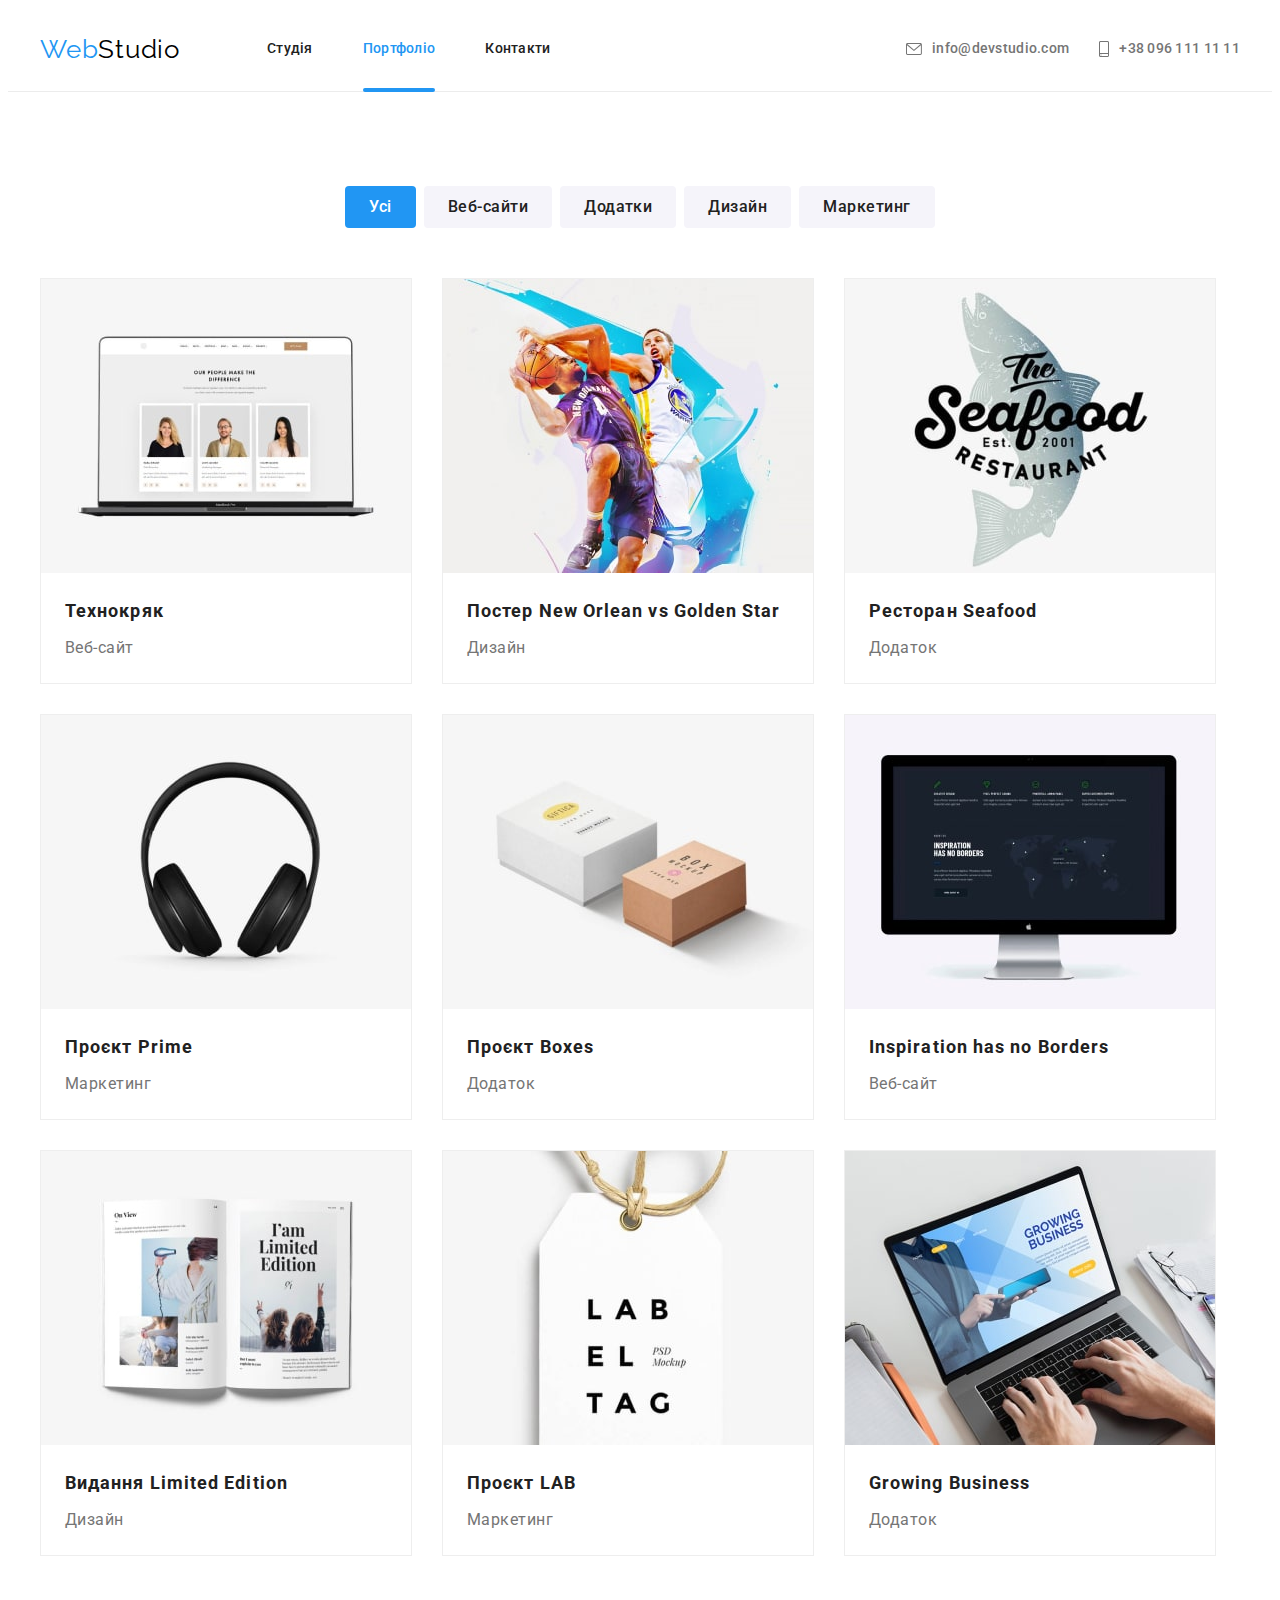
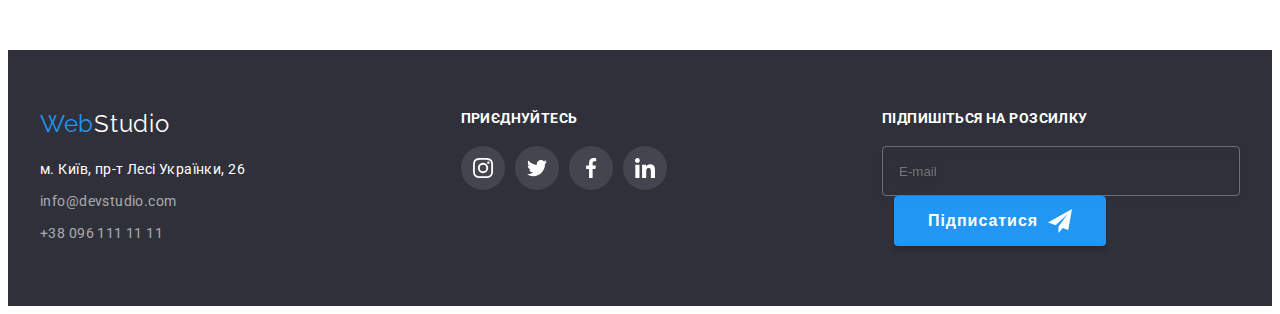
<file: portfolio.html>
<!DOCTYPE html>
<html lang="uk">
  <head>
    <meta charset="UTF-8" />
    <meta http-equiv="X-UA-Compatible" content="IE=edge" />
    <meta name="viewport" content="width=device-width, initial-scale=1.0" />

    <title>Portfolio</title>

    <!-- font famaly -->
    <link rel="preconnect" href="https://fonts.googleapis.com" />
    <link rel="preconnect" href="https://fonts.gstatic.com" crossorigin />
    <link
      href="https://fonts.googleapis.com/css2?family=Raleway:wght@700&family=Roboto:wght@400;500;700;900&display=swap"
      rel="stylesheet"
    />

    <!-- normalize -->
    <link
      rel="stylesheet"
      href="https://cdnjs.cloudflare.com/ajax/libs/modern-normalize/1.1.0/modern-normalize.min.css"
      integrity="sha512-wpPYUAdjBVSE4KJnH1VR1HeZfpl1ub8YT/NKx4PuQ5NmX2tKuGu6U/JRp5y+Y8XG2tV+wKQpNHVUX03MfMFn9Q=="
      crossorigin="anonymous"
      referrerpolicy="no-referrer"
    />

    <!-- base style -->
    <link rel="stylesheet" href="./css/main.min.css" />
  </head>

  <!-- body -->

  <body>
    <!-- header -->

    <header class="header">
      <div class="header__container container">
        <nav class="nav">
          <a class="logo link" href="./index.html"
            >Web<span class="logo--header">Studio</span></a
          >
          <ul class="nav__list list">
            <li class="nav__item">
              <a href="./index.html" class="nav__link link">Студія</a>
            </li>
            <li class="nav__item">
              <a href="./portfolio.html" class="nav__link link current"
                >Портфоліо</a
              >
            </li>
            <li class="nav__item">
              <a href="" class="nav__link link">Контакти</a>
            </li>
          </ul>
        </nav>

        <ul class="nav__contacts list">
          <li>
            <a href="mailto:info@devstudio.com" class="header__contacts link"
              ><svg class="nav__contact__icons" width="16" height="12">
                <use href="./images/icons/icons.svg#icon-envelope"></use>
              </svg>
              info@devstudio.com</a
            >
          </li>

          <li>
            <a href="tel:+380961111111" class="header__contacts link">
              <svg class="nav__contact__icons" width="10" height="16">
                <use href="./images/icons/icons.svg#icon-smartphone"></use>
              </svg>
              +38 096 111 11 11</a
            >
          </li>
        </ul>
      </div>
    </header>

    <!-- main -->

    <main>
      <section class="filter-buttons section">
        <div class="container">
          <h1 class="visually--hidden">Buttons</h1>
          <ul class="filter-btn-list list">
            <li class="btn-item">
              <button class="filter-btn active" type="button">Усі</button>
            </li>
            <li class="btn-item">
              <button class="filter-btn" type="button">Веб-сайти</button>
            </li>
            <li class="btn-item">
              <button class="filter-btn" type="button">Додатки</button>
            </li>
            <li class="btn-item">
              <button class="filter-btn" type="button">Дизайн</button>
            </li>
            <li class="btn-item">
              <button class="filter-btn" type="button">Маркетинг</button>
            </li>
          </ul>

          <ul class="portfolio list">
            <li class="portfolio-item">
              <div class="portfolio-box">
                <img
                  src="./images/portfolio/portfolio1.jpg"
                  alt="portfolio"
                  width="370"
                  height="294"
                />
                <div class="overlay">
                  <p class="overlay-text">
                    Ресурс пропонує комплексні пропозиції з різним рівнем
                    функціоналу та сервісів. Все це дозволить відвідувачу
                    отримати вичерпні відомості про компанію чи приватну особу.
                  </p>
                </div>
              </div>

              <h3 class="filter-title">Технокряк</h3>
              <p class="filter-info">Веб-сайт</p>
            </li>

            <li class="portfolio-item">
              <div class="portfolio-box">
                <img
                  src="./images/portfolio/portfolio2.jpg"
                  alt="portfolio"
                  width="370"
                  height="294"
                />
                <div class="overlay">
                  <p class="overlay-text">
                    Ресурс пропонує комплексні пропозиції з різним рівнем
                    функціоналу та сервісів. Все це дозволить відвідувачу
                    отримати вичерпні відомості про компанію чи приватну особу.
                  </p>
                </div>
              </div>

              <h3 lang="en" class="filter-title">
                Постер New Orlean vs Golden Star
              </h3>
              <p class="filter-info">Дизайн</p>
            </li>

            <li class="portfolio-item">
              <div class="portfolio-box">
                <img
                  src="./images/portfolio/portfolio3.jpg"
                  alt="portfolio"
                  width="370"
                  height="294"
                />
                <div class="overlay">
                  <p class="overlay-text">
                    Ресурс пропонує комплексні пропозиції з різним рівнем
                    функціоналу та сервісів. Все це дозволить відвідувачу
                    отримати вичерпні відомості про компанію чи приватну особу.
                  </p>
                </div>
              </div>
              <h3 lang="en" class="filter-title">Ресторан Seafood</h3>
              <p class="filter-info">Додаток</p>
            </li>

            <li class="portfolio-item">
              <div class="portfolio-box">
                <img
                  src="./images/portfolio/portfolio4.jpg"
                  alt="portfolio"
                  width="370"
                  height="294"
                />
                <div class="overlay">
                  <p class="overlay-text">
                    Ресурс пропонує комплексні пропозиції з різним рівнем
                    функціоналу та сервісів. Все це дозволить відвідувачу
                    отримати вичерпні відомості про компанію чи приватну особу.
                  </p>
                </div>
              </div>
              <h3 lang="en" class="filter-title">Проєкт Prime</h3>
              <p class="filter-info">Маркетинг</p>
            </li>

            <li class="portfolio-item">
              <div class="portfolio-box">
                <img
                  src="./images/portfolio/portfolio5.jpg"
                  alt="portfolio"
                  width="370"
                  height="294"
                />
                <div class="overlay">
                  <p class="overlay-text">
                    Ресурс пропонує комплексні пропозиції з різним рівнем
                    функціоналу та сервісів. Все це дозволить відвідувачу
                    отримати вичерпні відомості про компанію чи приватну особу.
                  </p>
                </div>
              </div>
              <h3 lang="en" class="filter-title">Проєкт Boxes</h3>
              <p class="filter-info">Додаток</p>
            </li>

            <li class="portfolio-item">
              <div class="portfolio-box">
                <img
                  src="./images/portfolio/portfolio6.jpg"
                  alt="portfolio"
                  width="370"
                  height="294"
                />
                <div class="overlay">
                  <p class="overlay-text">
                    Ресурс пропонує комплексні пропозиції з різним рівнем
                    функціоналу та сервісів. Все це дозволить відвідувачу
                    отримати вичерпні відомості про компанію чи приватну особу.
                  </p>
                </div>
              </div>
              <h3 lang="en" class="filter-title">Inspiration has no Borders</h3>
              <p class="filter-info">Веб-сайт</p>
            </li>

            <li class="portfolio-item">
              <div class="portfolio-box">
                <img
                  src="./images/portfolio/portfolio7.jpg"
                  alt="portfolio"
                  width="370"
                  height="294"
                />
                <div class="overlay">
                  <p class="overlay-text">
                    Ресурс пропонує комплексні пропозиції з різним рівнем
                    функціоналу та сервісів. Все це дозволить відвідувачу
                    отримати вичерпні відомості про компанію чи приватну особу.
                  </p>
                </div>
              </div>
              <h3 lang="en" class="filter-title">Видання Limited Edition</h3>
              <p class="filter-info">Дизайн</p>
            </li>

            <li class="portfolio-item">
              <div class="portfolio-box">
                <img
                  src="./images/portfolio/portfolio8.jpg"
                  alt="portfolio"
                  width="370"
                  height="294"
                />
                <div class="overlay">
                  <p class="overlay-text">
                    Ресурс пропонує комплексні пропозиції з різним рівнем
                    функціоналу та сервісів. Все це дозволить відвідувачу
                    отримати вичерпні відомості про компанію чи приватну особу.
                  </p>
                </div>
              </div>
              <h3 lang="en" class="filter-title">Проєкт LAB</h3>
              <p class="filter-info">Маркетинг</p>
            </li>

            <li class="portfolio-item">
              <div class="portfolio-box">
                <img
                  src="./images/portfolio/portfolio9.jpg"
                  alt="portfolio"
                  width="370"
                  height="294"
                />
                <div class="overlay">
                  <p class="overlay-text">
                    Ресурс пропонує комплексні пропозиції з різним рівнем
                    функціоналу та сервісів. Все це дозволить відвідувачу
                    отримати вичерпні відомості про компанію чи приватну особу.
                  </p>
                </div>
              </div>
              <h3 lang="en" class="filter-title">Growing Business</h3>
              <p class="filter-info">Додаток</p>
            </li>
          </ul>
        </div>
      </section>
    </main>

    <!-- footer -->

    <footer class="footer">
      <div class="footer-container container">
        <div class="address">
          <a class="footer-logo link" href="./index.html"
            >Web<span class="logo--footer">Studio</span></a
          >
          <address style="font-style: normal">
            <ul class="footer-nav__list list">
              <li class="footer-item">
                <a
                  class="footer-address link"
                  href="https://goo.gl/maps/vNX5dQd5ckoSvN4Q9"
                  target="_blank"
                  rel="noopener noreferrer nofollow"
                  >м. Київ, пр-т Лесі Українки, 26</a
                >
              </li>

              <li class="footer-item">
                <a href="mailto:info@devstudio.com" class="footer-contacts link"
                  >info@devstudio.com</a
                >
              </li>

              <li class="footer-item">
                <a href="tel:+380961111111" class="footer-contacts link"
                  >+38 096 111 11 11</a
                >
              </li>
            </ul>
          </address>
        </div>

        <!-- join -->

        <div class="join">
          <h2 class="join-title">ПРИЄДНУЙТЕСЬ</h2>
          <ul class="join-list list">
            <li class="join-item">
              <a
                class="join-link link"
                href="https://www.instagram.com/"
                target="_blank"
                rel="noopener noreferrer"
                aria-label="Instagram icon"
              >
                <svg class="join-icons" width="20" height="20">
                  <use href="./images/icons/icons.svg#icon-instagram"></use>
                </svg>
              </a>
            </li>

            <li class="join-item">
              <a
                class="join-link link"
                href="https://twitter.com/"
                target="_blank"
                rel="noopener noreferrer"
                aria-label="Twitter icon"
              >
                <svg class="join-icons" width="20" height="20">
                  <use href="./images/icons/icons.svg#icon-twitter"></use>
                </svg>
              </a>
            </li>

            <li class="join-item">
              <a
                class="join-link link"
                href="https://uk-ua.facebook.com/"
                target="_blank"
                rel="noopener noreferrer"
                aria-label="Facebook icon"
              >
                <svg class="join-icons" width="20" height="20">
                  <use href="./images/icons/icons.svg#icon-facebook"></use>
                </svg>
              </a>
            </li>

            <li class="join-item">
              <a
                class="join-link link"
                href="https://ua.linkedin.com/"
                target="_blank"
                rel="noopener noreferrer"
                aria-label="Linkedin icon"
              >
                <svg class="join-icons" width="20" height="20">
                  <use href="./images/icons/icons.svg#icon-linkedin"></use>
                </svg>
              </a>
            </li>
          </ul>
        </div>

        <!-- send form -->

        <div class="join-email">
          <h2 class="join-email-title">Підпишіться на розсилку</h2>
          <form name="join_form">
            <label for="user_mail"></label>
            <input
              class="join-field"
              type="email"
              name="user_mail"
              id="user_mail"
              placeholder="E-mail"
              required
            />
            <button class="send-btn btn" type="submit">
              Підписатися
              <svg class="email-btn" width="24" height="24">
                <use href="./images/icons/icons.svg#icon-send"></use>
              </svg>
            </button>
          </form>
        </div>
      </div>
    </footer>

    <!----------- Mobile menu ---------->

    <div class="menu-container js-menu-container" id="mobile-menu">
      <button class="menu-toggle js-close-menu">
        <svg
          fill="currentColor"
          viewBox="0 0 20 20"
          xmlns="http://www.w3.org/2000/svg"
          width="24"
          height="24"
        >
          <path
            fill-rule="evenodd"
            d="M4.293 4.293a1 1 0 011.414 0L10 8.586l4.293-4.293a1 1 0 111.414 1.414L11.414 10l4.293 4.293a1 1 0 01-1.414 1.414L10 11.414l-4.293 4.293a1 1 0 01-1.414-1.414L8.586 10 4.293 5.707a1 1 0 010-1.414z"
            clip-rule="evenodd"
          ></path>
        </svg>
      </button>

      <ul class="mobile-menu">
        <li class="mobile-menu-item">
          <a href="" class="mobile-menu-link active link">Студія</a>
        </li>
        <li class="mobile-menu-item">
          <a href="./portfolio.html" class="mobile-menu-link active link"
            >Портфоліо</a
          >
        </li>
        <li class="mobile-menu-item">
          <a href="" class="mobile-menu-link link">Контакти</a>
        </li>
      </ul>

      <ul class="mobile-contacts list">
        <li class="mobile-contacts-item">
          <a href="tel:+380961111111" class="mobile-contacts-link-phone link"
            >+38 096 111 11 11</a
          >
        </li>
        <li class="mobile-contacts-item">
          <a
            href="mailto:info@devstudio.com"
            class="mobile-contacts-link-email link"
            >info@devstudio.com</a
          >
        </li>
      </ul>

      <ul class="mobile-socials list">
        <li class="mobile-socials-item">
          <a href="https://www.instagram.com/" class="mobile-socials-link link"
            >Instagram</a
          >
        </li>
        <li class="mobile-socials-item">
          <a href="https://twitter.com/" class="mobile-socials-link link"
            >Twitter</a
          >
        </li>
        <li class="mobile-socials-item">
          <a href="https://uk-ua.facebook.com/" class="mobile-socials-link link"
            >Facebook</a
          >
        </li>
        <li class="mobile-socials-item">
          <a href="https://ua.linkedin.com/" class="mobile-socials-link link"
            >LinkedIn</a
          >
        </li>
      </ul>
    </div>
    <script defer src="./js/mobile-menu.js"></script>
  </body>
</html>
</file>
<file: css/main.min.css>
:root{--attention-color: #2196f3;--text-color: #212121;--hat-color: #ffffff;--feature-color: #757575;--background-section: #2f303a;--timing-function: cubic-bezier(0.4, 0, 0.2, 1);--duration: 250ms;--items: 3}.visually--hidden{position:absolute;width:1px;height:1px;margin:-1px;border:0;padding:0;white-space:nowrap;-webkit-clip-path:inset(100%);clip-path:inset(100%);clip:rect(0 0 0 0);overflow:hidden}body{font-family:"Roboto",Verdana,sans-serif;color:var(--text-color);font-size:14px;background-color:var(--hat-color)}h1,h2,h3,h4,h5,h6,p{margin:0}.list{padding:0;margin:0;list-style:none}.link{text-decoration:none;color:inherit}img{display:block;max-width:100%;height:auto}address{font-style:normal}.card-set{display:-webkit-box;display:-ms-flexbox;display:flex;-ms-flex-wrap:wrap;flex-wrap:wrap;gap:30px}.card-set__item{-ms-flex-preferred-size:calc((100% - 30px*(var(--items) - 1))/(var(--items)));flex-basis:calc((100% - 30px*(var(--items) - 1))/(var(--items)))}.btn{font-weight:700;font-size:16px;line-height:1.88;padding:10px 32px;letter-spacing:.06em;border-radius:4px;cursor:pointer;border-color:rgba(0,0,0,0);-webkit-box-shadow:0px 4px 4px rgba(0,0,0,.15);box-shadow:0px 4px 4px rgba(0,0,0,.15);color:var(--hat-color);background-color:var(--attention-color);-webkit-transition-property:background-color,color,border-color,-webkit-box-shadow;transition-property:background-color,color,border-color,-webkit-box-shadow;transition-property:background-color,color,box-shadow,border-color;transition-property:background-color,color,box-shadow,border-color,-webkit-box-shadow;-webkit-transition-duration:var(--duration);transition-duration:var(--duration);-webkit-transition-timing-function:var(--timing-function);transition-timing-function:var(--timing-function)}.btn:hover,.btn:focus{background-color:#188ce8;-webkit-box-shadow:0px 4px 4px rgba(0,0,0,.15);box-shadow:0px 4px 4px rgba(0,0,0,.15)}.container{margin:0 auto;padding:0 15px}@media screen and (min-width: 480px){.container{width:480px}}@media screen and (min-width: 768px){.container{width:768px}}@media screen and (min-width: 1200px){.container{width:1200px}}.logo{font-family:"Raleway";font-size:26px;line-height:1.19;letter-spacing:.03em;margin-right:93px;color:var(--attention-color);padding:16px 0}@media(min-width: 768px){.logo{padding:26px 0;margin-right:87px}}.logo--header{color:#000}.nav{display:-webkit-box;display:-ms-flexbox;display:flex;-webkit-box-align:center;-ms-flex-align:center;align-items:center;margin-right:auto}.nav__link{display:block;font-weight:500;line-height:1.14;letter-spacing:.02em;padding:32px 0;color:var(--text-color);position:relative;-webkit-transition:color var(--duration) var(--timing-function);transition:color var(--duration) var(--timing-function)}.nav__list{display:none}@media screen and (min-width: 768px){.nav__list{display:-webkit-box;display:-ms-flexbox;display:flex;-webkit-box-align:center;-ms-flex-align:center;align-items:center;gap:50px}}.nav__link.current::after,.nav__link.current::after{content:"";display:block;position:absolute;width:100%;height:4px;background-color:var(--attention-color);border-radius:2px;bottom:-3px}.nav__link::after{content:"";display:block;-webkit-transition:background-color var(--duration) var(--timing-function);transition:background-color var(--duration) var(--timing-function)}.nav__link:hover::after,.nav__link:focus::after{content:"";display:block;position:absolute;width:100%;height:4px;background-color:var(--attention-color);border-radius:2px;bottom:0}.nav__contacts{display:none}@media screen and (min-width: 768px){.nav__contacts{display:-webkit-box;display:-ms-flexbox;display:flex;-webkit-box-orient:vertical;-webkit-box-direction:normal;-ms-flex-direction:column;flex-direction:column;gap:10px}}@media screen and (min-width: 1200px){.nav__contacts{-webkit-box-orient:horizontal;-webkit-box-direction:normal;-ms-flex-direction:row;flex-direction:row;-webkit-box-align:center;-ms-flex-align:center;align-items:center;gap:30px}}.nav__contact__icons{fill:currentColor}.nav__link:hover,.nav__link:focus,.header__contacts:hover,.header__contacts:focus,.current{color:var(--attention-color)}.section{padding-top:60px;padding-bottom:60px}@media screen and (min-width: 1200px){.section{padding-top:94px;padding-bottom:94px}}.backdrop{position:fixed;top:0;left:0;width:100%;height:100%;background-color:rgba(0,0,0,.2);-webkit-transition:opacity var(--duration) var(--timing-function),visibility var(--duration) var(--timing-function);transition:opacity var(--duration) var(--timing-function),visibility var(--duration) var(--timing-function)}.backdrop.is-hidden{opacity:0;visibility:hidden;pointer-events:none}.modal{position:absolute;top:50%;left:50%;padding:40px;-webkit-transform:translateX(-50%) translateY(-50%);transform:translateX(-50%) translateY(-50%);width:95%;min-height:581px;background-color:var(--hat-color);-webkit-box-shadow:0px 1px 3px rgba(0,0,0,.12),0px 1px 1px rgba(0,0,0,.14),0px 2px 1px rgba(0,0,0,.2);box-shadow:0px 1px 3px rgba(0,0,0,.12),0px 1px 1px rgba(0,0,0,.14),0px 2px 1px rgba(0,0,0,.2);border-radius:4px}@media screen and (min-width: 480px){.modal{width:450px}}@media screen and (min-width: 1200px){.modal{width:528px}}.modal-label{display:block;text-align:center;margin-bottom:12px;font-weight:700;font-size:20px;line-height:1.5;letter-spacing:.03em;color:var(--text-color)}@media screen and (min-width: 1200px){.modal-label{line-height:23px}}.modal-form-group{margin-bottom:20px}.modal-form-label{display:block;font-size:12px;line-height:14px;letter-spacing:.01em;color:var(--feature-color);margin-bottom:4px}.modal-form-wrapper{position:relative;margin-bottom:10px}.modal-form-field{width:100%;height:40px;border:1px solid rgba(33,33,33,.2);border-radius:4px;padding-left:42px;padding-right:42px;outline-offset:-1px;outline:1px solid rgba(0,0,0,0);-webkit-transition:outline-color var(--duration) var(--timing-function);transition:outline-color var(--duration) var(--timing-function)}.modal-form-field:focus{outline-color:var(--attention-color)}.modal-form-icon{position:absolute;top:50%;left:12px;-webkit-transform:translateY(-50%);transform:translateY(-50%);-webkit-transition:fill var(--duration) var(--timing-function);transition:fill var(--duration) var(--timing-function)}.modal-form-field:focus+.modal-form-icon{fill:var(--attention-color)}.modal-form-message{display:block;width:100%;height:120px;resize:none;border:1px solid rgba(33,33,33,.2);border-radius:4px;padding:12px 16px;outline-offset:-1px;outline:1px solid rgba(0,0,0,0);-webkit-transition:outline-color var(--duration) var(--timing-function);transition:outline-color var(--duration) var(--timing-function)}.modal-form-message:focus{outline-color:var(--attention-color)}.modal-form-agreement{display:-webkit-box;display:-ms-flexbox;display:flex;-webkit-box-align:center;-ms-flex-align:center;align-items:center;-webkit-box-pack:center;-ms-flex-pack:center;justify-content:center;gap:7px;margin-bottom:30px}.modal-btn{position:absolute;top:8px;right:8px;padding:0;display:-webkit-inline-box;display:-ms-inline-flexbox;display:inline-flex;-webkit-box-align:center;-ms-flex-align:center;align-items:center;-webkit-box-pack:center;-ms-flex-pack:center;justify-content:center;width:30px;height:30px;background-color:rgba(0,0,0,0);border-radius:50%;border:1px solid rgba(0,0,0,.1);cursor:pointer}.modal-btn:hover,.modal .modal-btn:focus{fill:var(--attention-color)}.modal-form-agreement-desc{letter-spacing:.03em;font-size:12px;line-height:14px;color:var(--feature-color)}@media screen and (min-width: 1200px){.modal-form-agreement-desc{line-height:1.71}}.modal-form-checkbox{-webkit-appearance:none;-moz-appearance:none;appearance:none;outline:2px solid rgba(0,0,0,0);width:16px;height:15px;border:2px solid var(--text-color);border-radius:2px;background-position:center;background-repeat:no-repeat}.modal-form-checkbox:focus{border-color:var(--attention-color)}.modal-form-checkbox:checked{border:inherit;background-color:var(--attention-color);background-image:url("data:image/svg+xml,%3Csvg width='13' height='10' viewBox='0 0 13 10' fill='none' xmlns='http://www.w3.org/2000/svg'%3E%3Cpath d='M1.95703 4.75166L1.88825 4.68604L1.81923 4.75141L0.93123 5.59258L0.854858 5.66492L0.930974 5.73753L4.42671 9.07236L4.49574 9.1382L4.56476 9.07236L12.069 1.91352L12.1449 1.84116L12.069 1.76881L11.1873 0.927644L11.1183 0.861826L11.0493 0.927611L4.49577 7.17353L1.95703 4.75166Z' fill='white' stroke='white' stroke-width='0.2'/%3E%3C/svg%3E")}.modal-form-agreement-link{color:var(--attention-color)}.modal-form-btn{display:block;margin:0 auto}.socials__list{display:-webkit-box;display:-ms-flexbox;display:flex;-webkit-box-pack:center;-ms-flex-pack:center;justify-content:center;-webkit-box-align:center;-ms-flex-align:center;align-items:center;gap:10px}.socials__link{display:-webkit-box;display:-ms-flexbox;display:flex;-webkit-box-pack:center;-ms-flex-pack:center;justify-content:center;-webkit-box-align:center;-ms-flex-align:center;align-items:center;width:100%;height:100%;border-radius:50%;fill:#afb1b8;-webkit-transition:fill var(--duration) var(--timing-function),background-color var(--duration) var(--timing-function);transition:fill var(--duration) var(--timing-function),background-color var(--duration) var(--timing-function)}.socials__link:hover,.socials__link:focus{background-color:var(--attention-color);fill:var(--hat-color)}.socials__item{width:44px;height:44px}.join{margin-bottom:60px}@media screen and (min-width: 1200px){.join{margin:0}}.join-title{display:-webkit-box;display:-ms-flexbox;display:flex;-webkit-box-align:center;-ms-flex-align:center;align-items:center;margin-bottom:20px;-webkit-box-pack:center;-ms-flex-pack:center;justify-content:center;font-size:14px;line-height:16px;letter-spacing:.03em;text-transform:uppercase;color:var(--hat-color)}@media screen and (min-width: 1200px){.join-title{display:block}}.join-list{display:-webkit-box;display:-ms-flexbox;display:flex;-webkit-box-pack:center;-ms-flex-pack:center;justify-content:center;-webkit-box-align:center;-ms-flex-align:center;align-items:center;gap:10px}.join-link{display:-webkit-box;display:-ms-flexbox;display:flex;-webkit-box-pack:center;-ms-flex-pack:center;justify-content:center;-webkit-box-align:center;-ms-flex-align:center;align-items:center;width:100%;height:100%;border-radius:50%;background-color:rgba(255,255,255,.1);fill:var(--hat-color);-webkit-transition:fill var(--duration) var(--timing-function),background-color var(--duration) var(--timing-function);transition:fill var(--duration) var(--timing-function),background-color var(--duration) var(--timing-function)}.join-link:hover,.join-link:focus{background-color:var(--attention-color)}.join-item{width:44px;height:44px}.join-email{margin-top:10px}@media screen and (min-width: 768px){.join-email{display:-webkit-box;display:-ms-flexbox;display:flex;-webkit-box-orient:vertical;-webkit-box-direction:normal;-ms-flex-direction:column;flex-direction:column;-ms-flex-wrap:wrap;flex-wrap:wrap;-ms-flex-line-pack:center;align-content:center}}@media screen and (min-width: 1200px){.join-email{margin-top:0;display:block;-webkit-box-orient:unset;-webkit-box-direction:unset;-ms-flex-direction:unset;flex-direction:unset}}.join-email-title{display:-webkit-box;display:-ms-flexbox;display:flex;-webkit-box-align:center;-ms-flex-align:center;align-items:center;font-size:14px;line-height:16px;letter-spacing:.03em;text-transform:uppercase;margin-bottom:20px;-webkit-box-pack:center;-ms-flex-pack:center;justify-content:center;color:var(--hat-color)}@media screen and (min-width: 1200px){.join-email-title{display:block}}.join-field{-webkit-box-sizing:border-box;box-sizing:border-box;height:50px;border:1px solid rgba(255,255,255,.3);-webkit-filter:drop-shadow(0px 4px 4px rgba(0, 0, 0, 0.15));filter:drop-shadow(0px 4px 4px rgba(0, 0, 0, 0.15));border-radius:4px;color:var(--hat-color);background-color:inherit;padding-left:16px;display:-webkit-box;display:-ms-flexbox;display:flex;-webkit-box-pack:center;-ms-flex-pack:center;justify-content:center}@media screen and (min-width: 480px){.join-field{width:450px}}@media screen and (min-width: 1200px){.join-field{width:358px}}.join-form{display:-webkit-box;display:-ms-flexbox;display:flex;-webkit-box-orient:vertical;-webkit-box-direction:normal;-ms-flex-direction:column;flex-direction:column}@media screen and (min-width: 1200px){.join-form{-webkit-box-orient:inherit;-webkit-box-direction:inherit;-ms-flex-direction:inherit;flex-direction:inherit}}.send-btn{height:50px;display:-webkit-inline-box;display:-ms-inline-flexbox;display:inline-flex;-webkit-box-pack:center;-ms-flex-pack:center;justify-content:center;-webkit-box-align:center;-ms-flex-align:center;align-items:center;margin:auto;margin-top:20px;gap:10px}@media screen and (min-width: 1200px){.send-btn{margin:0;margin-left:12px}}.filter-btn-list{display:-webkit-box;display:-ms-flexbox;display:flex;-webkit-box-align:center;-ms-flex-align:center;align-items:center;-webkit-box-pack:center;-ms-flex-pack:center;justify-content:center;gap:8px;margin-bottom:50px;padding:0}.filter-btn{font-family:"Roboto",sans-serif;font-weight:500;font-size:16px;line-height:1.62;text-align:center;letter-spacing:.03em;cursor:pointer;padding:6px 22px;color:var(--text-color);background-color:#f5f4fa;border-radius:4px;border-color:rgba(0,0,0,0);-webkit-transition-property:border-color,color,-webkit-box-shadow;transition-property:border-color,color,-webkit-box-shadow;transition-property:border-color,color,box-shadow;transition-property:border-color,color,box-shadow,-webkit-box-shadow;-webkit-transition-duration:var(--duration);transition-duration:var(--duration);-webkit-transition-timing-function:var(--timing-function);transition-timing-function:var(--timing-function)}.filter-btn.active{background-color:var(--attention-color);color:var(--hat-color)}.filter-btn:hover,.filter-btn:focus{background-color:var(--attention-color);color:var(--hat-color);-webkit-box-shadow:0px 3px 1px rgba(0,0,0,.1),0px 1px 2px rgba(0,0,0,.08),0px 2px 2px rgba(0,0,0,.12);box-shadow:0px 3px 1px rgba(0,0,0,.1),0px 1px 2px rgba(0,0,0,.08),0px 2px 2px rgba(0,0,0,.12)}.filter-title{padding:20px 24px 0 24px;font-size:18px;line-height:2;letter-spacing:.06em;margin-bottom:4px}.filter-info{padding:0px 24px 20px 24px;font-size:16px;line-height:1.88;letter-spacing:.03em;color:var(--feature-color)}.menu{display:-webkit-box;display:-ms-flexbox;display:flex;padding:0;margin:0;list-style:none}@media(min-width: 768px){.menu{display:none}}.menu .link{padding:10px;color:inherit;text-decoration:none}.menu .link:hover,.menu .link:focus{text-decoration:underline}.menu-toggle{min-height:40px;min-width:40px;display:-webkit-box;display:-ms-flexbox;display:flex;-webkit-box-align:center;-ms-flex-align:center;align-items:center;-webkit-box-pack:center;-ms-flex-pack:center;justify-content:center;margin:0;padding:0;background-color:rgba(0,0,0,0);cursor:pointer;border:none;border-radius:50%;outline:none}@media(min-width: 768px){.menu-toggle{display:none}}.menu-toggle:hover,.menu-toggle:focus{background-color:rgba(0,0,0,.1)}.menu-container{position:fixed;top:0;left:0;display:-webkit-box;display:-ms-flexbox;display:flex;-webkit-box-orient:vertical;-webkit-box-direction:normal;-ms-flex-direction:column;flex-direction:column;width:100vw;height:100vh;padding-top:48px;padding-left:40px;padding-bottom:48px;background-color:var(--hat-color);z-index:999;-webkit-transform:translateX(100%);transform:translateX(100%);-webkit-transition:-webkit-transform 250ms ease-in-out;transition:-webkit-transform 250ms ease-in-out;transition:transform 250ms ease-in-out;transition:transform 250ms ease-in-out, -webkit-transform 250ms ease-in-out}.menu-container.is-open{-webkit-transform:translateX(0);transform:translateX(0)}.menu-container .menu-toggle{position:absolute;top:10px;right:15px;color:var(--text-color)}.mobile-menu{padding:0;margin:0;list-style:none;margin-bottom:auto}.mobile-menu .link{display:block;text-decoration:none;font-weight:500;font-size:40px;line-height:47px;letter-spacing:.02em;color:var(--text-color)}.mobile-menu-item:not(:last-child){margin-bottom:32px}.mobile-menu .active:hover,.mobile-menu .active:focus{color:var(--attention-color)}.mobile-menu .active{color:var(--attention-color)}.mobile-contacts-item{margin-bottom:32px}.mobile-contacts-item:last-child{margin-bottom:64px}.mobile-contacts-link-phone{display:block;font-weight:500;font-size:27px;line-height:1.18;letter-spacing:.02em;color:var(--attention-color)}@media screen and (min-width: 480px){.mobile-contacts-link-phone{font-size:34px}}.mobile-contacts-link-email{display:block;font-weight:500;font-size:24px;line-height:28px;letter-spacing:.02em;color:var(--feature-color)}.mobile-socials{display:-webkit-box;display:-ms-flexbox;display:flex;gap:10px;font-weight:500;font-size:11px;line-height:1.22;letter-spacing:.02em;color:var(--attention-color)}@media screen and (min-width: 480px){.mobile-socials{font-size:18px}}.mobile-socials-item:not(:last-child){border-right:1px solid rgba(33,33,33,.2);padding-right:10px}.header{border-bottom:1px solid #ececec}.header__container{display:-webkit-box;display:-ms-flexbox;display:flex;-webkit-box-align:center;-ms-flex-align:center;align-items:center}.header__contacts{display:-webkit-box;display:-ms-flexbox;display:flex;-webkit-box-align:center;-ms-flex-align:center;align-items:center;gap:10px;font-weight:500;line-height:1.14;letter-spacing:.02em;padding:32px 0;color:var(--feature-color);-webkit-transition:color var(--duration) var(--timing-function);transition:color var(--duration) var(--timing-function)}@media screen and (min-width: 768px){.header__contacts{padding:0;gap:10px}}.hero{background-color:var(--background-section);padding:118px 0;text-align:center}@media screen and (min-width: 1200px){.hero{padding:200px 0}}.hero__title{margin-bottom:30px;font-weight:900;letter-spacing:.06em;margin-left:auto;margin-right:auto;text-transform:uppercase;color:var(--hat-color);font-size:26px;line-height:1.62;text-align:center}@media screen and (min-width: 480px){.hero__title{width:360px}}@media screen and (min-width: 1200px){.hero__title{width:696px;font-size:44px;line-height:1.36}}.hero__container{max-width:1600px;margin-left:auto;margin-right:auto;background-position:center;background-repeat:no-repeat;background-size:cover;background-image:-webkit-gradient(linear, left bottom, left top, from(rgba(47, 48, 58, 0.4)), to(rgba(47, 48, 58, 0.4))),url(../images/hero/img_sm@x.jpg);background-image:linear-gradient(to top, rgba(47, 48, 58, 0.4), rgba(47, 48, 58, 0.4)),url(../images/hero/img_sm@x.jpg)}@media(min-device-pixel-ratio: 2),(-webkit-min-device-pixel-ratio: 2),(min-resolution: 192dpi),(min-resolution: 2dppx){.hero__container{background-image:-webkit-gradient(linear, left bottom, left top, from(rgba(47, 48, 58, 0.4)), to(rgba(47, 48, 58, 0.4))),url(../images/hero/img_sm@2x.jpg);background-image:linear-gradient(to top, rgba(47, 48, 58, 0.4), rgba(47, 48, 58, 0.4)),url(../images/hero/img_sm@2x.jpg)}}@media screen and (min-width: 481px){.hero__container{background-image:-webkit-gradient(linear, left bottom, left top, from(rgba(47, 48, 58, 0.4)), to(rgba(47, 48, 58, 0.4))),url(../../images/hero/img_md@x.jpg);background-image:linear-gradient(to top, rgba(47, 48, 58, 0.4), rgba(47, 48, 58, 0.4)),url(../../images/hero/img_md@x.jpg)}}@media screen and (min-width: 481px)and (min-device-pixel-ratio: 2),screen and (min-width: 481px)and (-webkit-min-device-pixel-ratio: 2),screen and (min-width: 481px)and (min-resolution: 192dpi),screen and (min-width: 481px)and (min-resolution: 2dppx){.hero__container{background-image:-webkit-gradient(linear, left bottom, left top, from(rgba(47, 48, 58, 0.4)), to(rgba(47, 48, 58, 0.4))),url(../images/hero/img_md@2x.jpg);background-image:linear-gradient(to top, rgba(47, 48, 58, 0.4), rgba(47, 48, 58, 0.4)),url(../images/hero/img_md@2x.jpg)}}@media screen and (min-width: 769px){.hero__container{background-image:-webkit-gradient(linear, left bottom, left top, from(rgba(47, 48, 58, 0.4)), to(rgba(47, 48, 58, 0.4))),url(../../images/hero/img_lg@x.jpg);background-image:linear-gradient(to top, rgba(47, 48, 58, 0.4), rgba(47, 48, 58, 0.4)),url(../../images/hero/img_lg@x.jpg)}}@media screen and (min-width: 769px)and (min-device-pixel-ratio: 2),screen and (min-width: 769px)and (-webkit-min-device-pixel-ratio: 2),screen and (min-width: 769px)and (min-resolution: 192dpi),screen and (min-width: 769px)and (min-resolution: 2dppx){.hero__container{background-image:-webkit-gradient(linear, left bottom, left top, from(rgba(47, 48, 58, 0.4)), to(rgba(47, 48, 58, 0.4))),url(../images/hero/img_lg@2x.jpg);background-image:linear-gradient(to top, rgba(47, 48, 58, 0.4), rgba(47, 48, 58, 0.4)),url(../images/hero/img_lg@2x.jpg)}}.about-list{display:-webkit-box;display:-ms-flexbox;display:flex;-webkit-box-pack:center;-ms-flex-pack:center;justify-content:center;gap:30px}@media screen and (min-width: 768px){.about-list{--items: 2}}@media screen and (min-width: 1200px){.about-list{--items: 4}}.about-container{display:-webkit-box;display:-ms-flexbox;display:flex;width:270px;height:120px;margin-bottom:30px;-webkit-box-pack:center;-ms-flex-pack:center;justify-content:center;-webkit-box-align:center;-ms-flex-align:center;align-items:center;border-radius:4px;background-color:#f5f4fa}@media screen and (min-width: 480px){.about-container{width:450px}}@media screen and (min-width: 768px){.about-container{width:354px;-webkit-box-orient:horizontal;-webkit-box-direction:normal;-ms-flex-direction:row;flex-direction:row}}@media screen and (min-width: 1200px){.about-container{width:270px}.about-container-item{width:270px}}.about-title{font-size:14px;margin-bottom:10px;line-height:16px;text-align:center;letter-spacing:.03em;text-transform:uppercase;color:var(--text-color)}@media screen and (min-width: 768px){.about-title{text-align:left}}.about-text{line-height:1.71;letter-spacing:.03em;color:var(--feature-color)}@media screen and (max-width: 1199.97px){.activity{display:none}}.activity.section{padding-top:0}.activity__title{margin-bottom:50px;font-size:36px;line-height:1.16;text-align:center;letter-spacing:.03em}.activity-list{gap:30px}.activity-item{position:relative}.activity-overlay{position:absolute;bottom:0;padding-top:27px;padding-bottom:27px;width:100%;background-color:rgba(47,48,58,.8);-webkit-user-select:none;-moz-user-select:none;-ms-user-select:none;user-select:none}.activity-overlay-text{font-weight:700;line-height:16px;text-align:center;letter-spacing:.03em;text-transform:uppercase;color:var(--hat-color)}.team{background-color:#f5f4fa}.team__title{font-size:28px;line-height:33px;text-align:center;letter-spacing:.03em;color:var(--text-color);margin-bottom:30px}@media screen and (min-width: 1200px){.team__title{font-size:36px;line-height:42px}}.team__list{gap:30px}.team__item{text-align:center;background-color:var(--hat-color);-webkit-box-shadow:0px 1px 3px rgba(0,0,0,.12),0px 1px 1px rgba(0,0,0,.14),0px 2px 1px rgba(0,0,0,.2);box-shadow:0px 1px 3px rgba(0,0,0,.12),0px 1px 1px rgba(0,0,0,.14),0px 2px 1px rgba(0,0,0,.2);border-radius:0px 0px 4px 4px;width:450px}@media screen and (min-width: 768px){.team__item{width:354px}}@media screen and (min-width: 1200px){.team__item{width:270px}}.team__wrapper{padding-top:30px;padding-bottom:30px}.team__name{margin-bottom:10px;font-weight:500;font-size:16px;line-height:1.19;letter-spacing:.03em;text-align:center;color:var(--text-color)}.team__position{margin-bottom:16px;font-size:16px;line-height:1.18;letter-spacing:.03em;text-align:center;color:var(--feature-color)}.client--title{font-size:28px;line-height:33px;text-align:center;letter-spacing:.03em;color:var(--text-color);margin-bottom:30px}@media screen and (min-width: 1200px){.client--title{font-size:36px;line-height:42px}}.client__list{display:-webkit-box;display:-ms-flexbox;display:flex;-webkit-box-pack:center;-ms-flex-pack:center;justify-content:center;-webkit-box-align:center;-ms-flex-align:center;align-items:center;gap:30px}.client__item{height:92px}@media screen and (min-width: 480px){.client__item{width:210px}}@media screen and (min-width: 1200px){.client__item{width:170px}}.client__link{display:-webkit-box;display:-ms-flexbox;display:flex;-webkit-box-pack:center;-ms-flex-pack:center;justify-content:center;-webkit-box-align:center;-ms-flex-align:center;align-items:center;width:100%;height:100%;fill:#afb1b8;border:1px solid #afb1b8;border-radius:4px;-webkit-transition:border var(--duration) var(--timing-function),fill var(--duration) var(--timing-function);transition:border var(--duration) var(--timing-function),fill var(--duration) var(--timing-function)}.client__link:hover,.client__link:focus{fill:var(--attention-color);border:1px solid var(--attention-color)}.footer{padding:60px 0;background-color:var(--background-section)}.footer-container{display:-webkit-box;display:-ms-flexbox;display:flex;-webkit-box-orient:vertical;-webkit-box-direction:normal;-ms-flex-direction:column;flex-direction:column;-webkit-box-pack:center;-ms-flex-pack:center;justify-content:center}@media screen and (min-width: 1200px){.footer-container{-ms-flex-wrap:wrap;flex-wrap:wrap;-webkit-box-pack:justify;-ms-flex-pack:justify;justify-content:space-between;-webkit-box-orient:horizontal;-webkit-box-direction:normal;-ms-flex-direction:row;flex-direction:row}}.footer-logo{font-family:"Raleway";font-size:24px;line-height:1.17;letter-spacing:.03em;display:-webkit-box;display:-ms-flexbox;display:flex;-webkit-box-pack:center;-ms-flex-pack:center;justify-content:center;margin-bottom:20px;color:var(--attention-color)}@media screen and (min-width: 1200px){.footer-logo{display:block}}.footer-nav__list{display:-webkit-box;display:-ms-flexbox;display:flex;-webkit-box-pack:center;-ms-flex-pack:center;justify-content:center;-webkit-box-orient:vertical;-webkit-box-direction:normal;-ms-flex-direction:column;flex-direction:column;-webkit-box-align:center;-ms-flex-align:center;align-items:center}@media screen and (min-width: 1200px){.footer-nav__list{display:block}}.footer-item{margin-bottom:8px}.footer-item:last-child{margin-bottom:0}.footer-address{line-height:1.71;letter-spacing:.03em;color:var(--hat-color)}.footer-contacts{line-height:1.71;letter-spacing:.03em;color:rgba(255,255,255,.6);-webkit-transition:color var(--duration) var(--timing-function);transition:color var(--duration) var(--timing-function);display:-webkit-box;display:-ms-flexbox;display:flex;-webkit-box-pack:center;-ms-flex-pack:center;justify-content:center}@media screen and (min-width: 1200px){.footer-contacts{display:block}}@media screen and (min-width: 1200px){.footer{margin-bottom:0}}.address{margin-bottom:60px}@media screen and (min-width: 1200px){.address{margin-bottom:0}}@media screen and (min-width: 768px){.address-join{margin-bottom:0;display:-webkit-box;display:-ms-flexbox;display:flex;-ms-flex-pack:distribute;justify-content:space-around}}@media screen and (min-width: 1200px){.address-join{margin-bottom:0;gap:70px}}.logo--footer{color:var(--hat-color)}.nav__link:hover,.nav__link:focus,.footer-contacts:hover,.footer-contacts:focus{color:var(--attention-color)}.portfolio{display:-webkit-box;display:-ms-flexbox;display:flex;-ms-flex-wrap:wrap;flex-wrap:wrap;gap:30px;padding:0;list-style:none}.portfolio-item{width:370px;background-color:var(--hat-color);border:1px solid #eee;-webkit-transition:-webkit-box-shadow var(--duration) var(--timing-function);transition:-webkit-box-shadow var(--duration) var(--timing-function);transition:box-shadow var(--duration) var(--timing-function);transition:box-shadow var(--duration) var(--timing-function), -webkit-box-shadow var(--duration) var(--timing-function)}.portfolio-box{position:relative;overflow:hidden}.overlay{position:absolute;top:0;left:0;width:100%;height:100%;padding-left:24px;padding-right:24px;display:-webkit-box;display:-ms-flexbox;display:flex;-webkit-box-align:center;-ms-flex-align:center;align-items:center;-webkit-transform:translateY(100%);transform:translateY(100%);-webkit-user-select:none;-moz-user-select:none;-ms-user-select:none;user-select:none;background-color:rgba(33,150,243,.9);-webkit-transition:-webkit-transform var(--duration) var(--timing-function);transition:-webkit-transform var(--duration) var(--timing-function);transition:transform var(--duration) var(--timing-function);transition:transform var(--duration) var(--timing-function), -webkit-transform var(--duration) var(--timing-function)}.portfolio-item:hover .overlay{-webkit-transform:translateY(0);transform:translateY(0)}.overlay-text{font-weight:400;font-size:18px;line-height:1.56;letter-spacing:.03em;color:var(--hat-color)}.portfolio-item:hover,.portfolio-item:focus{-webkit-box-shadow:0px 1px 1px rgba(0,0,0,.12),0px 4px 4px rgba(0,0,0,.06),1px 4px 6px rgba(0,0,0,.16);box-shadow:0px 1px 1px rgba(0,0,0,.12),0px 4px 4px rgba(0,0,0,.06),1px 4px 6px rgba(0,0,0,.16)}/*# sourceMappingURL=main.min.css.map */
</file>
